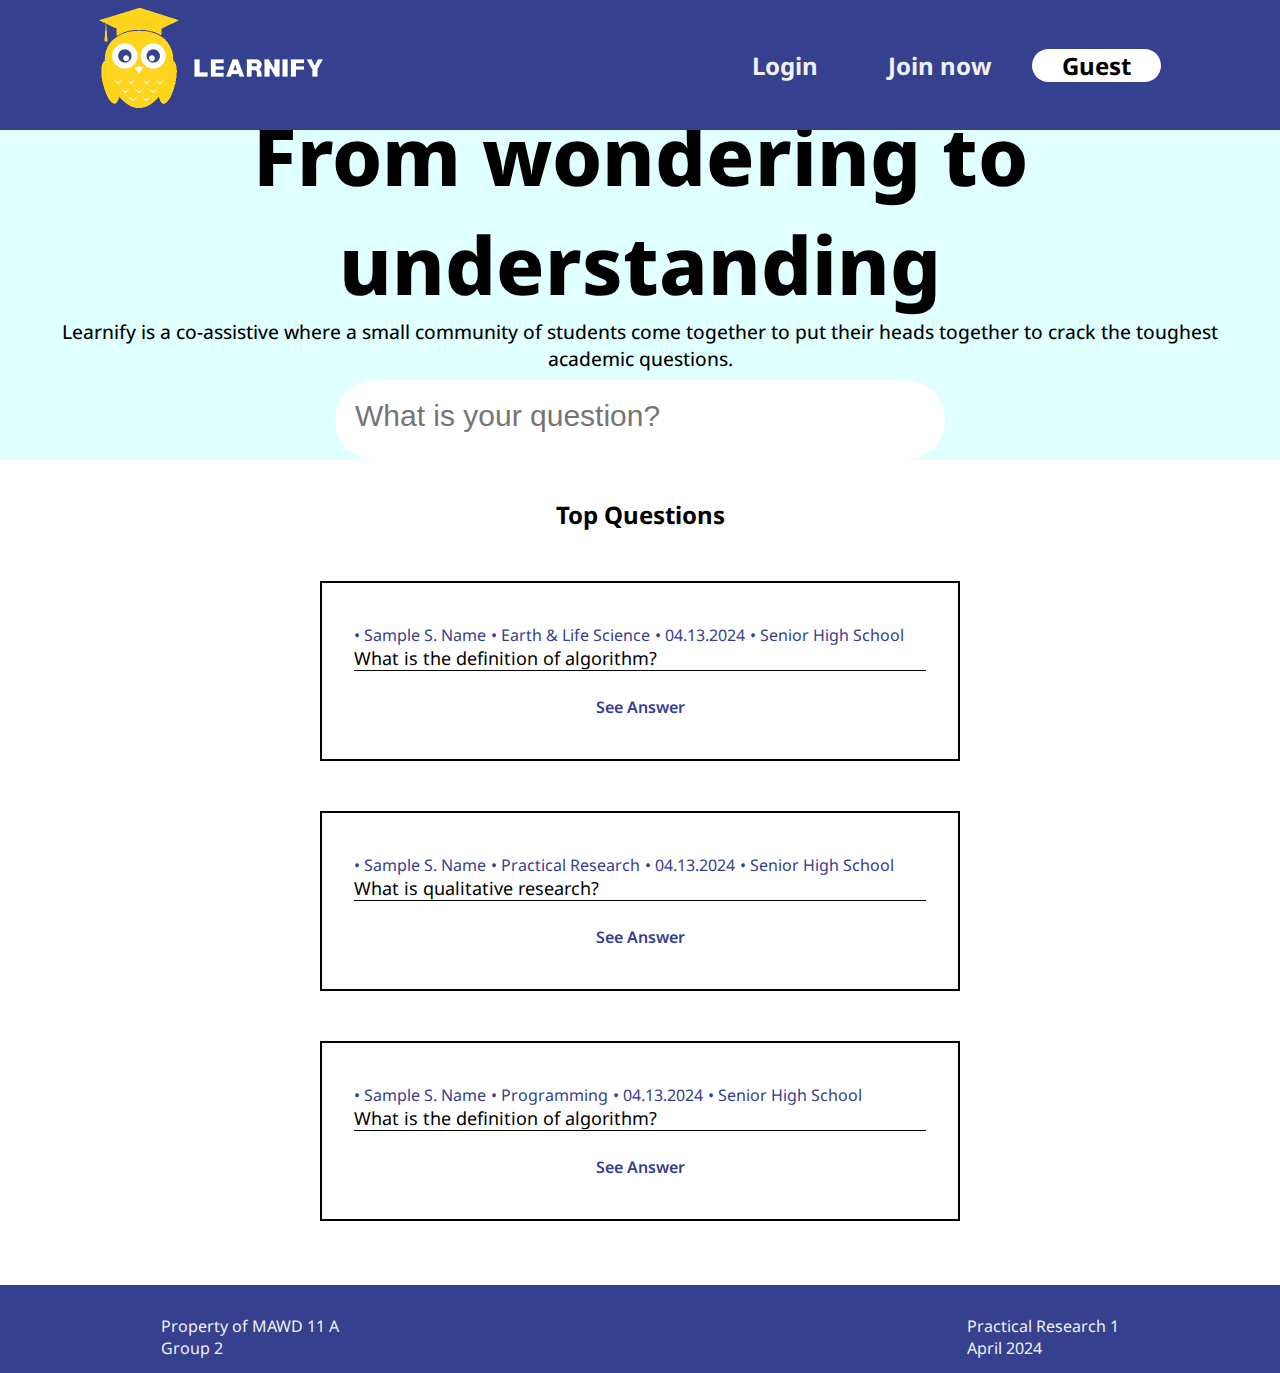
<file: index.html>
<!DOCTYPE html>
<html lang="en">
<head>
  <meta charset="UTF-8" />
  <meta name="viewport" content="width=device-width, initial-scale=1.0" />
  <title>Front Page</title>
  <link rel="stylesheet" href="style.css" />
  <link href="https://cdn.jsdelivr.net/npm/bootstrap@5.0.2/dist/css/bootstrap.min.css" rel="stylesheet"
    integrity="sha384-EVSTQN3/azprG1Anm3QDgpJLIm9Nao0Yz1ztcQTwFspd3yD65VohhpuuCOmLASjC" crossorigin="anonymous" />
  <script src="https://cdn.jsdelivr.net/npm/bootstrap@5.0.2/dist/js/bootstrap.bundle.min.js" integrity="crossorigin="
    anonymous></script>
  <script src="https://cdn.jsdelivr.net/npm/bootstrap@5.0.2/dist/js/bootstrap.min.js"
    integrity="sha384-cVKIPhGWiC2Al4u+LWgxfKTRIcfu0JTxR+EQDz/bgldoEyl4H0zUF0QKbrJ0EcQF"
    crossorigin="anonymous"></script>
  <script src="https://ajax.googleapis.com/ajax/libs/jquery/3.5.1/jquery.min.js"></script>
  <link rel="stylesheet" href="https://use.fontawesome.com/releases/v5.6.3/css/all.css"
    integrity="sha384-UHRtZLI+pbxtHCWp1t77Bi1L4ZtiqrqD80Kn4Z8NTSRyMA2Fd33n5dQ8lWUE00s/" crossorigin="anonymous" />
  <link rel="stylesheet" href="https://cdnjs.cloudflare.com/ajax/libs/font-awesome/6.5.2/css/all.min.css"
    integrity="sha512-SnH5WK+bZxgPHs44uWIX+LLJAJ9/2PkPKZ5QiAj6Ta86w+fsb2TkcmfRyVX3pBnMFcV7oQPJkl9QevSCWr3W6A=="
    crossorigin="anonymous" referrerpolicy="no-referrer" />
</head>
<body>
  <header id="headernav">
    <nav>
      <input type="checkbox" id="check" />
      <label for="check" class="checkbtn">
        <i class="fas fa-bars"></i>
      </label>
      <label id="logo">
        <img id="logos" src="logo.png" />
      </label>
      <div class="links-container">
        <a class="navlink" href="Login Form/login.html">Login</a>
        <a class="navlink" href="Sign Up Form/Signup.html">Join now</a>
        <p class="accstatus">Guest</p>
      </div>
      <div class="links-hider">
        <p class="ask">Can't find your question in the search feature?</p>
        <a id="sidelink" class="ask" href="Randell/posting/post.html">Ask Question</a>
        <p class="ask">Make a question for all to answer!</p>
      </div>
    </nav>
  </header>
  <section class="herosection">
    <div class="h1greet">
      <h1 class="h1main">From wondering to understanding</h1>
      <p class="pmain">Learnify is a co-assistive where a small community of students come together to put their heads together to crack the toughest academic questions.</p>
    </div>
    <div class="box">
      <i class="fa fa-search" aria-hidden="true"></i>
      <input id="searchinput" type="text" name="" placeholder="What is your question?" />
    </div>
  </section>
  <section id="questions">
    <h2>Top Questions</h2>
    <div class="flex-container">
      <div class="questionbreaker">
      <div class="question-about">
        <p class="about user">• Sample S. Name</p>
        <p class="about subject">• Earth & Life Science</h3>
        <p class="about date">• 04.13.2024</p>
        <p class="about level">• Senior High School</p>
      </div>
      <p class="question-paragraph">What is the definition of algorithm?</p>
      </div>
      <div>
        <a href="Randell/repform/index.html" class="answer-paragraph">See Answer</a>
      </div>
    </div>
    <div class="flex-container">
      <div class="questionbreaker">
      <div class="question-about">
        <p class="about user">• Sample S. Name</p>
        <p class="about subject">• Practical Research</h3>
        <p class="about date">• 04.13.2024</p>
        <p class="about level">• Senior High School</p>
      </div>
      <p class="question-paragraph">What is qualitative research?</p>
      </div>
      <div>
        <a href="Randell/repform/index.html" class="answer-paragraph">See Answer</a>
      </div>
    </div>
    <div class="flex-container">
      <div class="questionbreaker">
      <div class="question-about">
        <p class="about user">• Sample S. Name</p>
        <p class="about subject">• Programming</h3>
        <p class="about date">• 04.13.2024</p>
        <p class="about level">• Senior High School</p>
      </div>
      <p class="question-paragraph">What is the definition of algorithm?</p>
      </div>
      <div>
        <a href="Randell/repform/index.html" class="answer-paragraph">See Answer</a>
      </div>
    </div>
  </section>
</body>
<footer class="bottomfooter">
  <p id="group" class="propertytext">Property of MAWD 11 A<br>Group 2</p>
  <p id="subject" class="propertytext">Practical Research 1<br>April 2024</p>
</footer>
</html>
</file>
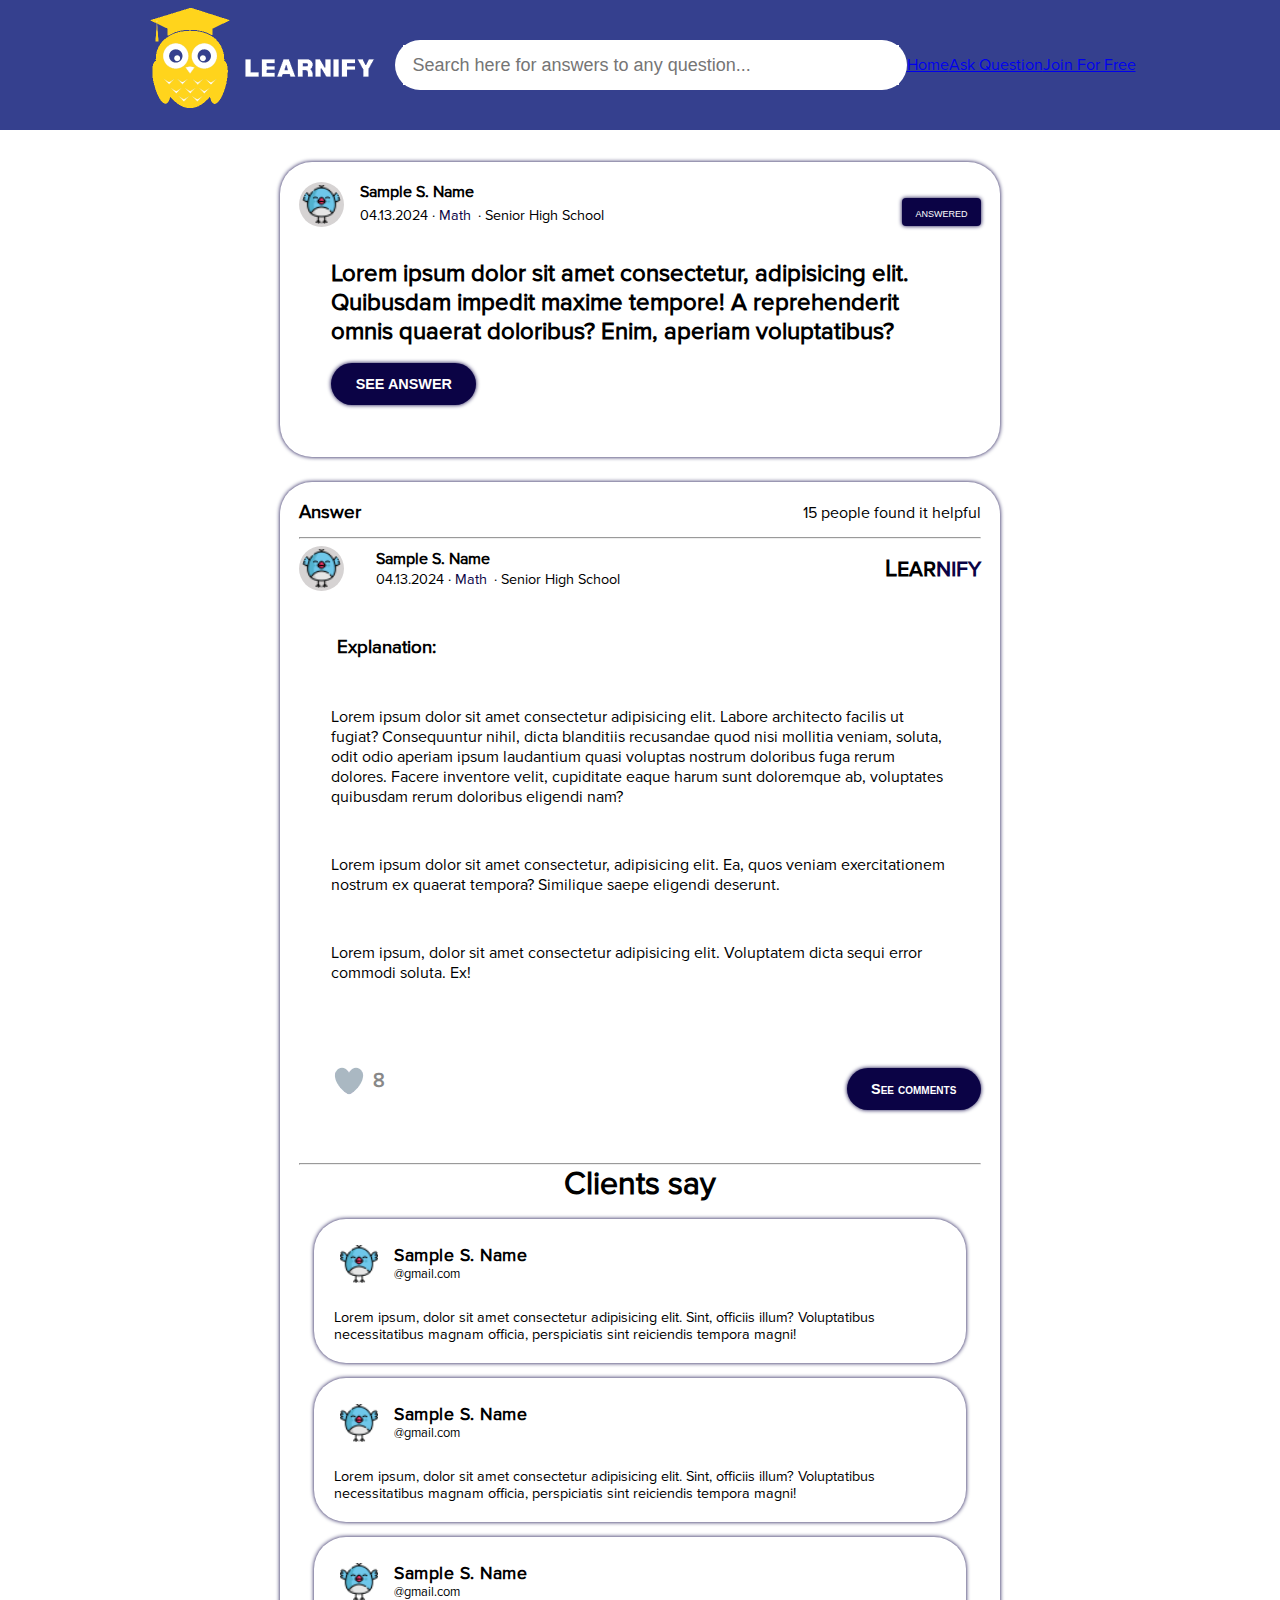
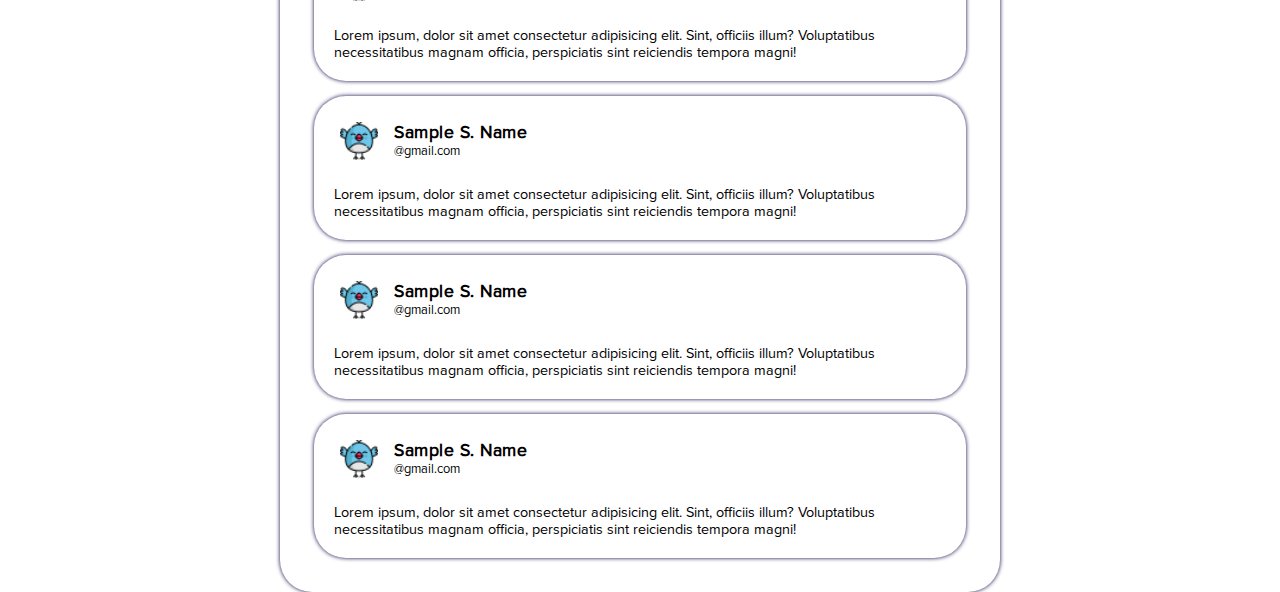
<file: Randell/repform/index.html>
<!DOCTYPE html>
<html lang="en">
<head>
    <meta charset="UTF-8">
    <meta name="viewport" content="width=device-width, initial-scale=1.0">
    <title>Imitation</title>
   <link rel="stylesheet" href="../posting/style.css"/>
   <link rel="stylesheet" href="../repform/responsive.css"/>
   <link rel="stylesheet" href="../repform/layout.css"/>

   <link rel="stylesheet" href="https://cdnjs.cloudflare.com/ajax/libs/font-awesome/6.5.2/css/all.min.css" integrity="sha512-SnH5WK+bZxgPHs44uWIX+LLJAJ9/2PkPKZ5QiAj6Ta86w+fsb2TkcmfRyVX3pBnMFcV7oQPJkl9QevSCWr3W6A==" crossorigin="anonymous" referrerpolicy="no-referrer" />
</head>
<body>
    <!-- Navigation-bar -->
    <nav>
        <label id="logo">
          <img id="logos" src="../IMG//ICONS/logo.png">
        </label>
        <div class="box">
          <i class="fa fa-search" aria-hidden="true"></i>
          <input type="text" name="" placeholder="Search here for answers to any question...">
        </div>
        <div class="links-container">
          <a class="home-link" href="../../index.html">Home</a> <!-- link back to homepage -->
          <a href="../posting/post.html">Ask Question</a> 
          <a href="../../Sign Up Form/Signup.html">Join For Free</a>
        </div>
      </nav>


    <div class="card-container">
        <div class="container-1">
            <div class="profile-header">
                <div class="details">
                    <img class="profile-picture" src="../IMG/ICONS/bird.png"/>
                    <div class="more-details">

                        <p class="user-name">Sample S. Name</p>
                        <span class="date">04.13.2024 · <a class="subject-link" href="#">Math</a>· Senior High School</span>
                    </div>
                    </div>
                    <div class="indicator">
                    <button class="right-button">
                        answered
                    </button>
                </div>
            </div>

            <div class="questions">
                <h2 class="question">
                    Lorem ipsum dolor sit amet consectetur, adipisicing elit. Quibusdam impedit maxime tempore! A reprehenderit omnis quaerat doloribus? Enim, aperiam voluptatibus?
                </h2>
                <button class="view-ans">
                    SEE ANSWER
                </button>
            </div>
        </div>
    </div>

    <!-- Seee answer layout  -->
    <div class="Answer-Box-Container">
        <div class="answer-box">
            <div class="answer-header">
                <h3>Answer</h3>
                <p class="reviews">15 people found it helpful</p>
            </div>
           <hr/>
            <div class="user-profile-container">
                <img class="profile-image" src="../IMG/ICONS/bird.png"/>
                <div class="user-details">  
                    <p class="user-name">Sample S. Name</p>
                        <span class="date">04.13.2024 · <a class="subject-link" href="#">Math</a>· Senior High School</span>
                </div>
                <div class="web-title">
                    <h2>Lear<span class="span-title">nify</span></h2>

                </div>
                
            </div>
            <div class="explanation-container">
                <h3 class="explain">Explanation:</h3>
                <p class="explanation-answer">Lorem ipsum dolor sit amet consectetur adipisicing elit. Labore architecto facilis ut fugiat? Consequuntur nihil, dicta blanditiis recusandae quod nisi mollitia veniam, soluta, odit odio aperiam ipsum laudantium quasi voluptas nostrum doloribus fuga rerum dolores. Facere inventore velit, cupiditate eaque harum sunt doloremque ab, voluptates quibusdam rerum doloribus eligendi nam?</p>
                <p>Lorem ipsum dolor sit amet consectetur, adipisicing elit. Ea, quos veniam exercitationem nostrum ex quaerat tempora? Similique saepe eligendi deserunt.</p>
                <p>Lorem ipsum, dolor sit amet consectetur adipisicing elit. Voluptatem dicta sequi error commodi soluta. Ex!</p>      
            </div>

            <div class="reviews">

                <!-- hearts reaction -->
                <div class="like-button">
                    <div class="heart-bg">
                        <div class="heart-icon"></div>
                    </div>
                <div class="like-amount">8</div>
            </div>
            
            <!-- star reviews -->
            <div class="star-container">
                <span class="fa fa-star fa-2x checked"></span>
                <span class="fa fa-star fa-2x checked"></span>
                <span class="fa fa-star fa-2x checked"></span>
                <span class="fa fa-star fa-2x checked"></span>
                <span class="fa fa-star fa-2x"></span>
            </div>
            <div class="see-more-comments">
                <button class="see-more">See comments</button>
            </div>

        </div>

        <div class="comment-section">
            <div class="comment-container">
                <hr/>
                <section id="testimonials">
                    <div class="testionial-heading">
                        <h1>Clients say</h1>
                    </div>
                    

                    <div class="testimonials-box-container">
                        <div class="testimonials-box">
                            <div class="box-top">
                                <div class="profile">
                                    <div class="testimonial-image">
                                        <img src="../IMG/ICONS/bird.png"/>
                                    </div>
                                    <div class="name-user">
                                        <strong>Sample S. Name</strong>
                                        <span>@gmail.com</span>
                                    </div>
                                </div>
                                <div class="star-reviews">
                                    <i class="fas fa-star"></i>
                                    <i class="fas fa-star"></i>
                                    <i class="fas fa-star"></i>
                                    <i class="fas fa-star"></i>
                                    <i class="fas fa-star"></i>
                                </div>
                            </div>
                            <div class="client-comments">
                                <p>Lorem ipsum, dolor sit amet consectetur adipisicing elit. Sint, officiis illum? Voluptatibus necessitatibus magnam officia, perspiciatis sint reiciendis tempora magni!</p>
                            </div>
                        </div>

                        <!-- second  comment  -->
                        <div class="testimonials-box">
                            <div class="box-top">
                                <div class="profile">
                                    <div class="testimonial-image">
                                        <img src="../IMG/ICONS/bird.png"/>
                                    </div>
                                    <div class="name-user">
                                        <strong>Sample S. Name</strong>
                                        <span>@gmail.com</span>
                                    </div>
                                </div>
                                <div class="star-reviews">
                                    <i class="fas fa-star"></i>
                                    <i class="fas fa-star"></i>
                                    <i class="fas fa-star"></i>
                                    <i class="fas fa-star"></i>
                                    <i class="fas fa-star"></i>
                                </div>
                            </div>
                            <div class="client-comments">
                                <p>Lorem ipsum, dolor sit amet consectetur adipisicing elit. Sint, officiis illum? Voluptatibus necessitatibus magnam officia, perspiciatis sint reiciendis tempora magni!</p>
                            </div>
                        </div>
                        <!-- third comment -->
                        <div class="testimonials-box">
                            <div class="box-top">
                                <div class="profile">
                                    <div class="testimonial-image">
                                        <img src="../IMG/ICONS/bird.png"/>
                                    </div>
                                    <div class="name-user">
                                        <strong>Sample S. Name</strong>
                                        <span>@gmail.com</span>
                                    </div>
                                </div>
                                <div class="star-reviews">
                                    <i class="fas fa-star"></i>
                                    <i class="fas fa-star"></i>
                                    <i class="fas fa-star"></i>
                                    <i class="fas fa-star"></i>
                                    <i class="fas fa-star"></i>
                                </div>
                            </div>
                            <div class="client-comments">
                                <p>Lorem ipsum, dolor sit amet consectetur adipisicing elit. Sint, officiis illum? Voluptatibus necessitatibus magnam officia, perspiciatis sint reiciendis tempora magni!</p>
                            </div>
                        </div>
                        <!-- fourth comment -->
                        <div class="testimonials-box">
                            <div class="box-top">
                                <div class="profile">
                                    <div class="testimonial-image">
                                        <img src="../IMG/ICONS/bird.png"/>
                                    </div>
                                    <div class="name-user">
                                        <strong>Sample S. Name</strong>
                                        <span>@gmail.com</span>
                                    </div>
                                </div>
                                <div class="star-reviews">
                                    <i class="fas fa-star"></i>
                                    <i class="fas fa-star"></i>
                                    <i class="fas fa-star"></i>
                                    <i class="fas fa-star"></i>
                                    <i class="fas fa-star"></i>
                                </div>
                            </div>
                            <div class="client-comments">
                                <p>Lorem ipsum, dolor sit amet consectetur adipisicing elit. Sint, officiis illum? Voluptatibus necessitatibus magnam officia, perspiciatis sint reiciendis tempora magni!</p>
                            </div>
                        </div>
                        <!-- fifth comment  -->
                        <div class="testimonials-box">
                            <div class="box-top">
                                <div class="profile">
                                    <div class="testimonial-image">
                                        <img src="../IMG/ICONS/bird.png"/>
                                    </div>
                                    <div class="name-user">
                                        <strong>Sample S. Name</strong>
                                        <span>@gmail.com</span>
                                    </div>
                                </div>
                                <div class="star-reviews">
                                    <i class="fas fa-star"></i>
                                    <i class="fas fa-star"></i>
                                    <i class="fas fa-star"></i>
                                    <i class="fas fa-star"></i>
                                    <i class="fas fa-star"></i>
                                </div>
                            </div>
                            <div class="client-comments">
                                <p>Lorem ipsum, dolor sit amet consectetur adipisicing elit. Sint, officiis illum? Voluptatibus necessitatibus magnam officia, perspiciatis sint reiciendis tempora magni!</p>
                            </div>
                        </div>
                        <!-- sixth comment -->
                        <div class="testimonials-box">
                            <div class="box-top">
                                <div class="profile">
                                    <div class="testimonial-image">
                                        <img src="../IMG/ICONS/bird.png"/>
                                    </div>
                                    <div class="name-user">
                                        <strong>Sample S. Name</strong>
                                        <span>@gmail.com</span>
                                    </div>
                                </div>
                                <div class="star-reviews">
                                    <i class="fas fa-star"></i>
                                    <i class="fas fa-star"></i>
                                    <i class="fas fa-star"></i>
                                    <i class="fas fa-star"></i>
                                    <i class="fas fa-star"></i>
                                </div>
                            </div>
                            <div class="client-comments">
                                <p>Lorem ipsum, dolor sit amet consectetur adipisicing elit. Sint, officiis illum? Voluptatibus necessitatibus magnam officia, perspiciatis sint reiciendis tempora magni!</p>
                            </div>
                        </div>
                    </div>

                </section>
            </div>
        </div>

        </div>
    </div>

    <script src="main.js"></script>
</body>
</html>
</file>
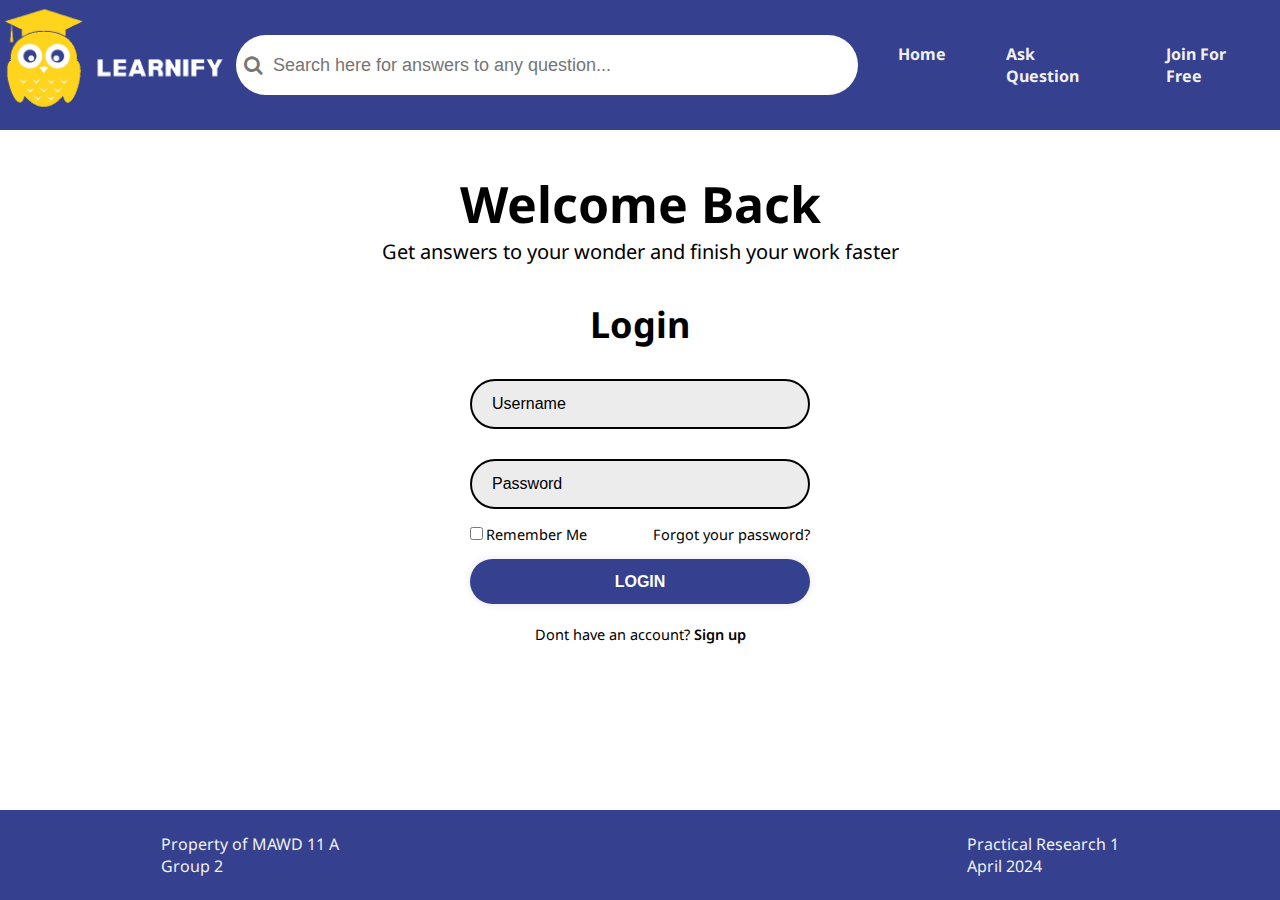
<file: Login Form/login.html>
<!DOCTYPE html>
<html lang="en">
<head>
  <meta charset="UTF-8">
  <meta name="viewport" content="width=device-width, initial-scale=1.0">
  <title>Login</title>
  <link rel="stylesheet" href="style.css">
  <link rel="stylesheet" type="text/css" href="https://stackpath.bootstrapcdn.com/font-awesome/4.7.0/css/font-awesome.min.css">
  <link rel="stylesheet" href="https://use.fontawesome.com/releases/v5.6.3/css/all.css" integrity="sha384-UHRtZLI+pbxtHCWp1t77Bi1L4ZtiqrqD80Kn4Z8NTSRyMA2Fd33n5dQ8lWUE00s/" crossorigin="anonymous">
</head>
<body>
  <nav>
    <input type="checkbox" id="check">
      <label for="check" class="checkbtn">
        <i class='fas fa-bars'></i>
      </label>
    <label id="logo">
      <img id="logos" src="images/logo.png">
    </label>
    <div class="box">
      <i class="fa fa-search" aria-hidden="true"></i>
      <input type="text" name="" placeholder="Search here for answers to any question...">
    </div>
    <div class="links-container">
      <a class="navlink" href="../index.html">Home</a> <!-- link back to homepage -->
      <a class="navlink" href="../Randell/posting/post.html">Ask Question</a> 
      <a class="navlink" href="../Sign Up Form/Signup.html">Join For Free</a>
    </div>
    <ul class="links-hider">
      <li class="listbelow"><a class="hide" href="#pagezero">Home</a></li>
      <li class="listbelow"><a class="hide" href="#pagelast">Ask Question</a></li>
      <li class="listbelow"><a class="hide" href="#refer">Join For Free</a></li>
    </ul>
  </nav>
  <section id="hero">
    <h1 id="herogreet">Welcome Back</h1>
    <p id="heroparagraph">Get answers to your wonder and finish your work faster</p>
    <div class="wrapper">
      <form action="">
        <h1>Login</h1>
        <div class="input-box">
          <input type="text" placeholder="Username" required>
          <i class='bx bxs-user'></i>
        </div>
        <div class="input-box">
          <input type="password" placeholder="Password" required>
          <i class='bx bxs-lock-alt' ></i>
        </div>
        <div class="remember-forgot">
          <label><input type="checkbox">Remember Me</label>
          <a href="#">Forgot your password?</a>
        </div>
        <button type="submit" class="btn">LOGIN</button>
        <div class="register-link">
          <p>Dont have an account? <a href="#">Sign up</a></p>
        </div>
      </form>
    </div>
  </section>
</body>
<footer class="bottomfooter">
  <p id="group" class="propertytext">Property of MAWD 11 A<br>Group 2</p>
  <p id="subject" class="propertytext">Practical Research 1<br>April 2024</p>
</footer>
</html>
</file>
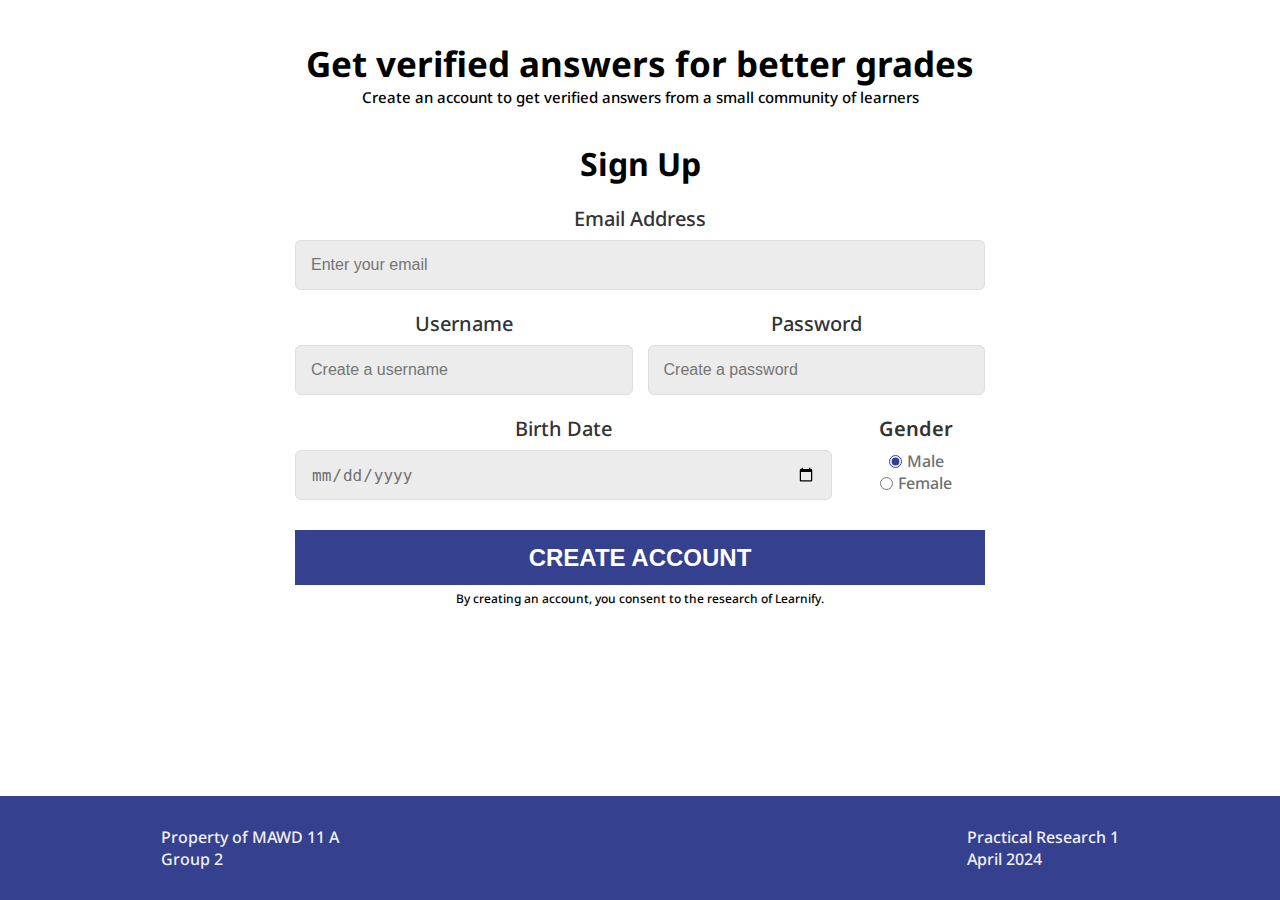
<file: Sign Up Form/Signup.html>
<!DOCTYPE html>
<html lang="en">
<head>
  <meta charset="UTF-8">
  <meta name="viewport" content="width=device-width, initial-scale=1.0">
  <title>Signup</title>
  <link rel="stylesheet" href="style.css">
  <link rel="stylesheet" type="text/css" href="https://stackpath.bootstrapcdn.com/font-awesome/4.7.0/css/font-awesome.min.css">
  <link rel="stylesheet" href="https://cdnjs.cloudflare.com/ajax/libs/font-awesome/5.13.0/css/all.min.css">
</head>
<body>
  <section id="hero">
    <h1 id="welcome">Get verified answers for better grades</h1>
    <p id="heroparagraph">Create an account to get verified answers from a small community of learners</p>
    <header id="reghead">Sign Up</header>
    <form action="#" class="form">
      <div class="input-box">
        <label class="heads">Email Address</label>
        <input type="email" placeholder="Enter your email" required />
      </div>
      <div class="column">
        <div class="input-box">
          <label class="heads">Username</label>
          <input type="text" placeholder="Create a username" required />
        </div>
        <div class="input-box">
          <label class="heads">Password</label>
          <input type="text" placeholder="Create a password" required />
        </div>
      </div>
      <div class="column">
        <div id="birthdateid" class="input-box">
          <label class="heads">Birth Date</label>
          <input type="date" placeholder="Enter birth date" required />
        </div>
        <div class="gender-box">
          <h3 id="gen">Gender</h3>
          <div class="gender-option">
            <div class="gender">
              <input type="radio" id="check-male" name="gender" checked />
              <label for="check-male">Male</label>
            </div>
            <div class="gender">
              <input type="radio" id="check-female" name="gender" />
              <label for="check-female">Female</label>
            </div>
          </div>
        </div>
      </div>
      <button id="create">CREATE ACCOUNT</button>
    </form>
    <p id="consent">By creating an account, you consent to the research of Learnify.</p>
  </section>
</body>
<footer class="bottomfooter">
  <p id="group" class="propertytext">Property of MAWD 11 A<br>Group 2</p>
  <p id="subject" class="propertytext">Practical Research 1<br>April 2024</p>
</footer>
</html>
</file>
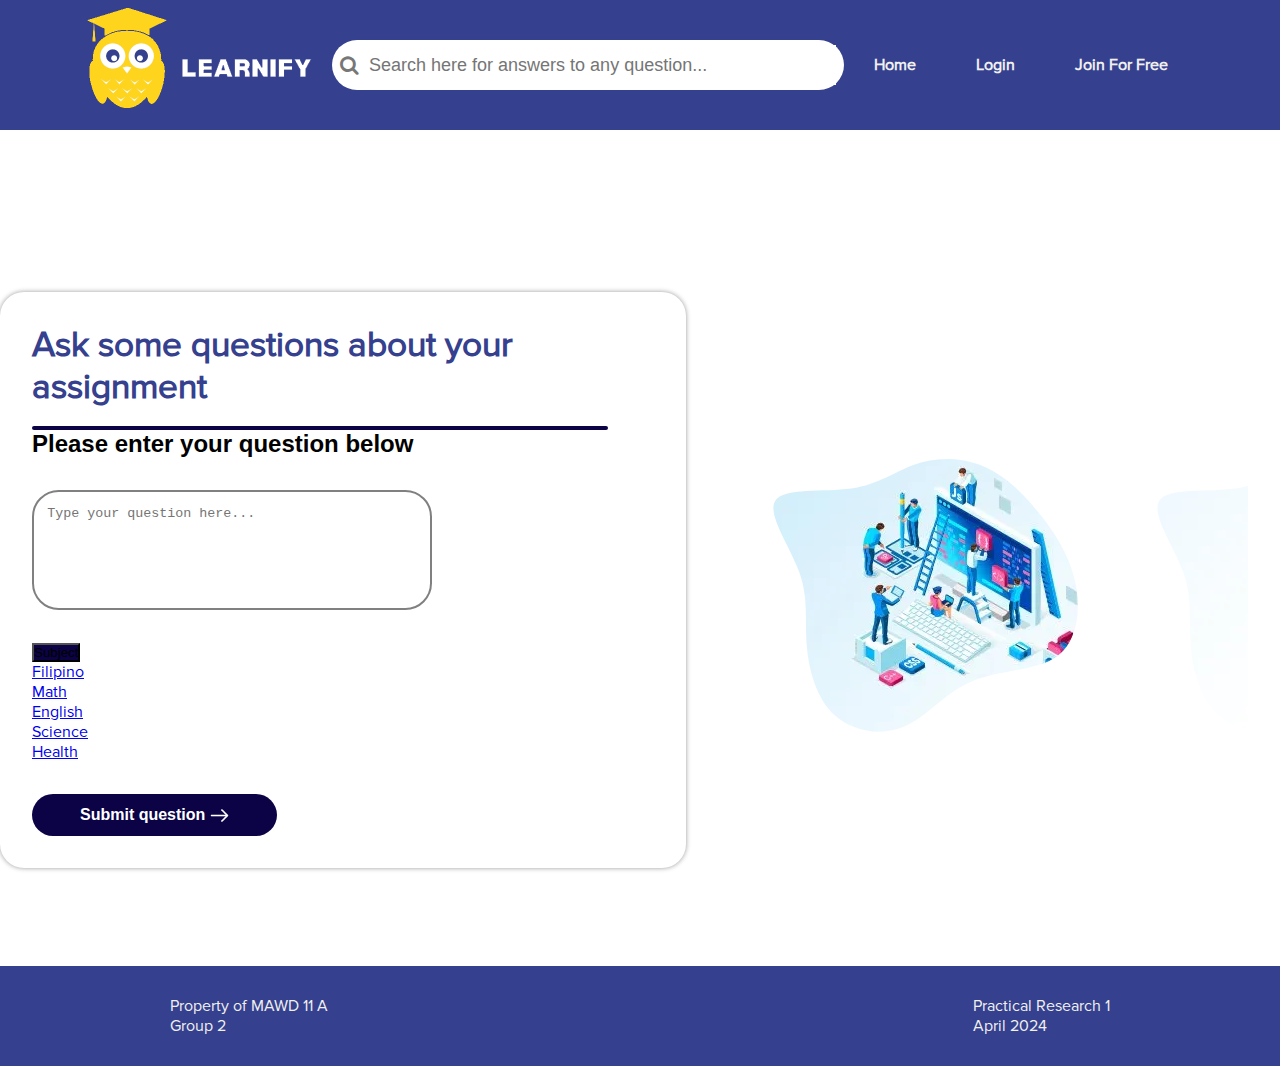
<file: Randell/posting/post.html>
<!doctype html>
<html lang="en">
  <head>
    <!-- Required meta tags -->
    <meta charset="utf-8">
    <meta name="viewport" content="width=device-width, initial-scale=1">

    <!-- Bootstrap CSS -->
    <link href="https://cdn.jsdelivr.net/npm/bootstrap@5.0.2/dist/css/bootstrap.min.css" rel="stylesheet" integrity="sha384-EVSTQN3/azprG1Anm3QDgpJLIm9Nao0Yz1ztcQTwFspd3yD65VohhpuuCOmLASjC" crossorigin="anonymous">
    <link rel="stylesheet" href="../posting/post.css"/>

    <!-- Nav-bar links -->
    <link rel="stylesheet" href="../posting/style.css">
    <link rel="stylesheet" type="text/css" href="https://stackpath.bootstrapcdn.com/font-awesome/4.7.0/css/font-awesome.min.css">
    <title>Posting Page</title>
  </head>
  <body>
    <!-- Navigation Bar -->
    <nav>
        <label id="logo">
          <img id="logos" src="../IMG/ICONS/logo.png">
        </label>
        <div class="box">
          <i class="fa fa-search" aria-hidden="true"></i>
          <input type="text" name="" placeholder="Search here for answers to any question...">
        </div>
        <div class="links-container">
          <a class="navlink" href="../../index.html">Home</a> <!-- link back to homepage -->
          <a class="navlink" href="../../Login Form/login.html">Login</a> 
          <a class="navlink" href="../../Sign Up Form/Signup.html">Join For Free</a>
        </div>
      </nav>

      <!-- Main Content Posting page -->

    <main>
        <div class="container">
            <form action="" class="post-lt">
                <div class="post-title">
                    <h2>Ask some questions about your assignment</h2>
                    <hr/>   
                    <h3>Please enter your question below</h3>
                </div>
                <textarea name="question" placeholder="Type your question here..." class="message_input" required></textarea>

                <div class="dropdown">
                    <button class="btn btn-secondary dropdown-toggle" type="button" id="dropdownMenuButton1" data-bs-toggle="dropdown" aria-expanded="false">
                      Subject
                    </button>
                    <ul class="dropdown-menu" aria-labelledby="dropdownMenuButton1">
                      <li><a class="dropdown-item" href="#">Filipino</a></li>
                      <li><a class="dropdown-item" href="#">Math</a></li>
                      <li><a class="dropdown-item" href="#">English</a></li>
                      <li><a class="dropdown-item" href="#">Science</a></li>
                      <li><a class="dropdown-item" href="#">Health</a></li>
                    </ul>
                  </div>
                <button class="ask_button">Submit question<img class="submit-image" src="../IMG/next.png"></button>
            </form>
            <div class="right_image_container">
                <img class="right_img" src="../IMG/rightImage.webp"/>
            </div>
        </div>
      </main>

    <script src="https://cdn.jsdelivr.net/npm/bootstrap@5.0.2/dist/js/bootstrap.bundle.min.js" integrity="sha384-MrcW6ZMFYlzcLA8Nl+NtUVF0sA7MsXsP1UyJoMp4YLEuNSfAP+JcXn/tWtIaxVXM" crossorigin="anonymous"></script>
  </body>
  <footer class="bottomfooter">
    <p id="group" class="propertytext">Property of MAWD 11 A<br>Group 2</p>
    <p id="subject" class="propertytext">Practical Research 1<br>April 2024</p>
  </footer>
</html>
</file>
<file: style.css>
@import url('https://fonts.googleapis.com/css2?family=Poppins:ital,wght@0,100;0,200;0,300;0,400;0,500;0,600;0,700;0,800;0,900;1,100;1,200;1,300;1,400;1,500;1,600;1,700;1,800;1,900&display=swap');
@import url('https://fonts.googleapis.com/css2?family=Noto+Sans:ital,wght@0,100..900;1,100..900&display=swap');

:root{
  --color-1: #35408E;
  --text-color: #f0f0f0;
}
*{
  margin: 0;
  padding: 0;
  box-sizing: border-box;
}
body {
  padding-top: 100px;
}
html{
  font-size: 12pt;
  font-family: "Noto Sans";
}
nav{
  height: 130px;
  background-color: var(--color-1);
  display: flex;
  justify-content: center;
  align-items: center;
}
#headernav {
  position: fixed;
  width: 100%;
  top: 0px;
  left: 0px;
  display: block;
  color: #eee;
  z-index: 1000;
}
.links-container{
  display: flex;
  flex-direction:row;
  justify-content: space-evenly;
  margin-left: 10%;
}
.accstatus, .navlink {
  font-size: 1.5em;
  font-weight: 700;
  padding: 0 30px;
}
.navlink {
  margin-right: 10px;
}
.accstatus{
  color: black;
  background-color: white;
  border-radius: 50px;
}
nav .navlink{
  height: 100%;
  display: flex;
  align-items: center;
  text-decoration: none;
  color: var(--text-color);
}
#logos {
  width: 50%;
  height: 70%;
  margin-top: 6%;
}
.herosection{
  background-color: #E0FFFF;
  height: 40vh;
  display: flex;
  align-items: center;
  justify-content: center;
  flex-direction: column;
  text-align: center;
  padding: 0px 30px;
}
.h1greet {
  margin-bottom: 0.5em;
}
.h1main {
  font-size: 80px;
  font-weight: 800;
}
.pmain {
  font-weight: 450;
  font-size: 1.2em;
}
.box{
	width: 50%;
	height: 100px;
	background-color: white;
	border-radius: 50px;
	display: flex;
	align-items: center;
  justify-content: center;
	padding: 10px;
}
.box > i {
	font-size: 20px;
	color: #777;
}
.box > input{
	flex: 1;
	height: 100%;
	border: none;
	outline: none;
	font-size: 18px;
	padding-left: 10px;
}
#searchinput::placeholder {
  font-size: 30px;
}
nav .navlink:hover{
  background-color: white;
  color: black;
  border-radius: 50px;
  transition: 0.3s;
}
nav .home-link{
  margin-right: auto;
}
nav svg{
  fill: var(--text-color);
}
.navlogo {
  margin-right: 10px;
}
.checkbtn {
    display: block;
    font-size: 30px;
    color:white;
    float: left;
    margin-left: -5%;
    margin-right: 3%;
    line-height: 100px;
    cursor: pointer;
}
.ask {
  font-weight: 600;
  font-size: 2em;
}
#sidelink {
  background-color: white;
  border-radius: 50px;
  font-size: 1.3em;
  padding: 20px;
  color: black;
  text-decoration: none;
}
.links-hider {
  display: flex;
  align-items: center;
  flex-direction: column;
  justify-content: center;
  position: fixed;
  width: 10%;
  height: 100%;
  background-color: var(--color-1);
  top: 100px;
  left: -100%;
  text-align: center;
  transition: all .5s;
  gap: 50px;
}
.listbelow {
  margin-top: 20%;
}
  #check:checked ~ .links-hider{
  left: 0;
}
#check {
  display:none;
}
#hero {
  display: flex;
  flex-direction: column;
  align-items: center;
  justify-content: center;
  text-align: center;
  margin-top: 40px;
}
#herogreet {
  font-size: 50px;
}
#heroparagraph {
  font-size: 20px;
}
.wrapper{
  margin-top: 5px;
  width: 420px;
  background: transparent;
  color: black;
  border-radius: 12px;
  padding: 30px 40px;
}
.wrapper h1{
  font-size: 36px;
  text-align: center;
}
.wrapper .input-box{
  position: relative;
  width: 100%;
  height: 50px;
  margin: 30px 0;
}
.input-box input{
  width: 100%;
  height: 100%;
  background: transparent;
  border: none;
  outline: none;
  border: 2px solid black;
  border-radius: 40px;
  font-size: 16px;
  color: black;
  padding: 20px 45px 20px 20px;
  background-color: #ECECEC;
}
.input-box input::placeholder{
  color: black;
}
.input-box i{
  position: absolute;
  right: 20px;
  top: 30%;
  transform: translate(-50%);
  font-size: 20px;

}
.wrapper .remember-forgot{
  display: flex;
  justify-content: space-between;
  font-size: 14.5px;
  margin: -15px 0 15px;
}
.remember-forgot label input{
  accent-color: black;
  margin-right: 3px;

}
.remember-forgot a{
  color: black;
  text-decoration: none;

}
.remember-forgot a:hover{
  text-decoration: underline;
}
.wrapper .btn{
  width: 100%;
  height: 45px;
  background: var(--color-1);;
  border: none;
  outline: none;
  border-radius: 40px;
  box-shadow: 0 0 10px rgba(0, 0, 0, .1);
  cursor: pointer;
  font-size: 16px;
  color: white;
  font-weight: 600;
}
.wrapper .register-link{
  font-size: 14.5px;
  text-align: center;
  margin: 20px 0 15px;

}
.register-link p a{
  color: black;
  text-decoration: none;
  font-weight: 600;
}
.register-link p a:hover{
  text-decoration: underline;
}
#questions{
  display: flex;
  justify-content: center;
  align-items: center;
  flex-direction: column;
  gap: 50px;
  margin-top: 3%;
}
.flex-container {
  display: flex;
  width: 50%;
  height: 20vh;
  margin: 0;
  justify-content: center;
  align-items: center;
  border: 2px solid black;
  flex-direction: column;
}
.flex-box {
  width: 300px;
  height: 300px;
  font-size: 21px;
  text-align: center;
  line-height: 100px;
  border-radius: 20px;
  margin-left: 150px;
  border: 8px solid #35408E; 
}
.questionbreaker {
  border-bottom: black solid 1px;
  width: 90%;
}

.question-about {
  display: flex;
  flex-direction: row;
  gap: 5px;
}
.about {
  color: var(--color-1);
  font-size: 16px;
}
.question-paragraph {
  font-size: 18px;
  font-weight: 400;
}
.answer-paragraph {
  display: block;
  margin-top: 25px;
  text-decoration: none;
  color: var(--color-1);
  font-weight: 600;
}
.bottomfooter {
  margin-left: auto;
  margin-right: auto;
  margin-top: 5%;
  width: 50%;
  padding: 30px;
  display: flex;
  justify-content: space-around;
  align-items: center;
  gap: 55%;
  background-color: var(--color-1);
  bottom: 0;
  width: 100%;
}

.propertytext {
  color: var(--text-color);
  display: flex;
  margin-bottom: -1em;
}
#group {
  text-align: left;
}
#subject {
  text-align: left;
}

@media(max-width: 1280px){
  .links-hider {
    width: 15%;
  }
  .bottomfooter {
    gap: 30%;
  }
}

@media(max-width: 1100px){
  #logos{
    width: 45%;
    height: 60%;
    margin-top: 6%;
  }
  .box {
    width: 30%
  }
  nav a {
    font-size: 20px;
  }
}

@media(max-width: 1100px) and (min-width: 610px) {
  #logos{
    width: 45%;
    height: 60%;
    margin-top: 6%;
  }
  .box {
    width: 35%
  }
  nav a {
    font-size: 16px;
  }
}

@media(max-width: 915px){
  nav a {
    font-size: 18px;
  }
  .box {
    width: 25%;
  }
  .box > input{
    width: 25%;
  }
}

@media(max-width: 875px){
  .checkbtn{
    display:block;
    line-height: 70px;
    margin-left: -15%;
    margin-right: 5%;
  }
  .links-hider {
    position: fixed;
    width: 23%;
    height: 100%;
    background-color: var(--color-1);
    top: 100px;
    left: -100%;
    text-align: center;
    transition: all .5s;
    z-index: 1000;
    text-align: center;
  }
  .listbelow {
    margin-top: 20%;
  }
  #check:checked ~ .links-hider{
    left: 0;
  }
  #logos{
    width: 40%;
    height: 60%;
    margin-top: 6%;
    margin-left: 2%;
  }
  .box {
    margin-right: -14%;
    width: 50%;
  }
  .links-container {
    display: none;
  }
}

@media(max-width: 700px){
  nav {
    width: 100%;
  }
  #logos{
    width: 35%;
    height: 35%;
    margin-top: 6%;
    margin-right: -5em;
  }
  .box {
    width: 40%
  }
  .box > input{
    width: 50%;
  }
  .checkbtn{
    display:block;
    line-height: 70px;
    margin-left: -33%;
  }
  .links-hider {
    position: fixed;
    width: 23%;
    height: 100%;
    background-color: var(--color-1);
    top: 100px;
    left: -100%;
    text-align: center;
    transition: all .5s;
  }
  .listbelow {
    margin-top: 20%;
  }
  #check:checked ~ .links-hider{
    left: 0;
  }
}
@media(max-width: 550px){
  nav {
    width: 100%;
  }
  #logos{
    width: 35%;
    height: 35%;
    margin-top: 6%;
    margin-right: -5em;
  }
  .box {
    width: 50%
  }
  .box > input{
    width: 50%;
  }
  .checkbtn{
    display:block;
    line-height: 70px;
    margin-left: -15%;
  }
  .links-hider {
    position: fixed;
    width: 30%;
    height: 100%;
    background-color: var(--color-1);
    top: 100px;
    left: -100%;
    text-align: center;
    transition: all .5s;
  }
  #check:checked ~ .links-hider{
    left: 0;
  }
}
@media(max-width: 440px) {
  nav {
    width: 110%;
  }
  .fas {
    font-size: 20px;
  }
  #logos{
    width: 25%;
    height: 35%;
    margin-top: 6%;
    margin-right: -8em;
  }
  .box {
    width: 40%;
    height: 40%;
  }
  .box > input{
    width: 40%;
    height: 40%;
  }
  .checkbtn{
    display:block;
    line-height: 70px;
    margin-left: -15%;
  }
  .links-hider {
    position: fixed;
    width: 30%;
    height: 100%;
    background-color: var(--color-1);
    top: 100px;
    left: -100%;
    text-align: center;
    transition: all .5s;
  }
  .listbelow {
    margin-top: 20%;
  }
  #check:checked ~ .links-hider{
    left: 0;
  }
}

@media(max-width: 395px) {
  nav {
    width: 110%;
  }
  .fas {
    font-size: 20px;
  }
  #logos{
    width: 25%;
    height: 35%;
    margin-top: 6%;
    margin-right: -8em;
  }
  .box {
    width: 40%;
    height: 40%;
  }
  .box > input{
    width: 40%;
    height: 40%;
  }
  .checkbtn{
    display:block;
    line-height: 70px;
    margin-left: -15%;
  }
  .links-hider {
    position: fixed;
    width: 30%;
    height: 100%;
    background-color: var(--color-1);
    top: 100px;
    left: -100%;
    text-align: center;
    transition: all .5s;
  }
  .listbelow {
    margin-top: 20%;
  }
  #check:checked ~ .links-hider{
    left: 0;
  }
}

@media(max-width: 376px) {
  nav {
    width: 120%;
  }
  .fas {
    font-size: 20px;
  }
  #logos{
    width: 25%;
    height: 35%;
    margin-top: 6%;
    margin-right: -8em;
  }
  .box {
    width: 40%;
    height: 40%;
  }
  .box > input{
    width: 40%;
    height: 40%;
  }
  .checkbtn{
    display:block;
    line-height: 70px;
    margin-left: -30%;
  }
  .links-hider {
    position: fixed;
    width: 30%;
    height: 100%;
    background-color: var(--color-1);
    top: 100px;
    left: -100%;
    text-align: center;
    transition: all .5s;
  }
  .listbelow {
    margin-top: 20%;
  }
  #check:checked ~ .links-hider{
    left: 0;
  }
}

@media(max-width: 285px) {
  nav {
    width: 110%;
  }
  .fas {
    font-size: 20px;
  }
  #logos{
    width: 25%;
    height: 35%;
    margin-top: 6%;
    margin-right: -10em;
  }
  .box {
    width: 40%;
    height: 40%;
  }
  .box > input{
    width: 40%;
    height: 40%;
  }
  .checkbtn{
    display:block;
    line-height: 70px;
    margin-left: -15%;
  }
  .links-hider {
    position: fixed;
    width: 30%;
    height: 100%;
    background-color: var(--color-1);
    top: 100px;
    left: -100%;
    text-align: center;
    transition: all .5s;
  }
  .listbelow {
    margin-top: 20%;
  }
  #check:checked ~ .links-hider{
    left: 0;
  }
}
</file>
<file: Randell/posting/style.css>
@import url('https://fonts.googleapis.com/css2?family=Poppins:ital,wght@0,100;0,200;0,300;0,400;0,500;0,600;0,700;0,800;0,900;1,100;1,200;1,300;1,400;1,500;1,600;1,700;1,800;1,900&display=swap');
@import url('https://fonts.googleapis.com/css2?family=Noto+Sans:ital,wght@0,100..900;1,100..900&display=swap');
:root{
  --color-1: #35408E;
  --text-color: #f0f0f0;
}
*{
  margin: 0;
  padding: 0;
}
html{
  font-size: 12pt;
  font-family: "Noto Sans";
}
nav{
  height: 130px;
  background-color: var(--color-1);
  display: flex;
  justify-content: center;
  align-items: center;
}
.links-container{
  display: flex;
}
.navlink{
  height: 100%;
  padding: 0 20px;
  display: flex;
  align-items: center;
  text-decoration: none;
  color: var(--text-color);
  font-weight: 700;
  margin-left: 10px;
  margin-right: 10px;
  padding: 20px;
}
#logos {
  width: 50%;
  height: 70%;
  margin-top: 6%;
}
.box{
	width: 50%;
	height: 50px;
	background-color: white;
	border-radius: 30px;
	display: flex;
	align-items: center;
	padding: 8px;
  margin-left: -250px;
}

.box > i {
	font-size: 20px;
	color: #777;
}

.box > input{
	flex: 1;
	height: 40px;
	border: none;
	outline: none;
	font-size: 18px;
	padding-left: 10px;
}
nav .navlink:hover{
  background-color: white;
  color: black;
  border-radius: 50px;
  transition: 0.3s;
}
nav .home-link{
  margin-right: auto;
}
nav svg{
  fill: var(--text-color);
}
.bottomfooter {
  margin-left: auto;
  margin-right: auto;
  margin-top: -5%;
  padding: 30px;
  display: flex;
  justify-content: space-around;
  align-items: center;
  gap: 55%;
  background-color: var(--color-1);
  bottom: 0;
  width: 100%;
}

.propertytext {
  color: var(--text-color);
  display: flex;
}
#group {
  text-align: left;
}
#subject {
  text-align: left;
}

@media(max-width: 1280px){
  .links-hider {
    width: 15%;
  }
  .bottomfooter {
    gap: 30%;
  }
}

@media (max-width: 1280px) {
  .box {
      width: 40%;
  }
}

@media(max-width: 450px){
  nav a{
    box-sizing: border-box;
    height: auto;
    width: 100%;
    padding: 20px 30px;
    justify-content: flex-start;
  }
}
</file>
<file: Randell/repform/responsive.css>
*{
    margin: 0;
    padding: 0;
    box-sizing: border-box;
}
@font-face {
    font-family: "Proxima-nova";
    src: url(../font/Mark\ Simonson\ \ Proxima\ Nova\ Regular.otf);
}
body{
    font-family: "Proxima-nova";
    height: 100vh;
}

.card-container {
    max-width: 45em;
    height: 18em; /* Changed to auto for dynamic height */
    margin: 2em auto; /*Center the container*/
}
.container-1{
    min-height: 100%;
    min-width: 100%;
    padding: 1.2em;
    border-radius:2em ;
    box-shadow: 0 0 4px #0b0345;
}

.profile-header {
    display: flex;
    justify-content: space-between;
    align-items: center;
    margin-bottom: 1em; 
}

.profile-header .details {
    display: flex;
    align-items: center;
}
.more-details{
    display: block;
    margin-right: 1em;
    line-height: 23px;
}
.more-details p{
    font-weight: 600;
}

.profile-header .details img.profile-picture {
    width: 45px;
    height: 45px; 
    margin-right: 1em; 
    border: #0b0345 transparent 1px;
    background-color: #d6d3d3;  
    border-radius: 25px;
    padding: 3px;
}

.date {
    font-size: 0.9em; 
}

.subject-link {
    text-decoration: none;
    color: #0b0345;
    margin-right: 0.5em; /* Added margin for spacing */
    transition: text-decoration .2s ease-in;
}

.subject-link:hover{
    text-decoration: underline;
}

.indicator {
    margin-top: 1em; /* Added margin for spacing */
}

.right-button {
    background-color: #0b0345; /* Changed button color */
    color: #fff; /* Changed button text color */
    border: none;
    padding: 0.5em 1em; /* Added padding for better appearance */
    border-radius: 4px; /* Added border radius for rounded corners */
    cursor: pointer;    
    transition: all .1s ease;
    box-shadow: 0 0 4px #0b0345;
    font-variant: small-caps;
}

/* Question design */
.questions{
    margin:  2em;
}

/* button */
.view-ans{
    margin-top: 1.2em;
    padding: .9em 1.7em;
    border-radius: 2em;
    background-color: #0b0345;
    font-variant: small-caps;
    color: white;
    font-size: .9em;
    outline: none;
    font-weight: bold;
    border: none;
    box-shadow: 0 0 4px #0b0345;
    transition: background-color 0.3s, color 0.3s, box-shadow 0.3s;
}

.view-ans:hover {
    background-color: #fff; 
    color: #0b0345; 
    box-shadow: 0 0 8px #0b0345;
}


.view-ans:active {
    background-color: #d6d3d3;
    color: #0b0345;
    box-shadow: 0 0 4px #0b0345; 
    transform: scale(0.95);
}

/* Box answer */
</file>
<file: Randell/repform/layout.css>
.Answer-Box-Container{
    height: 40em;
    max-width: 45em;
    margin: 2em auto;
}
.web-title{
    font-variant: small-caps;
}
.span-title{
    color: #0b0345;
}

.answer-box{
    box-shadow: 0 0 4px #0b0345;
    min-height: 100%;
    min-width: 100%;
    border-radius: 2em;
    padding: 1.2em;
}
.answer-box hr{
    height: 1px;
    background-color: #0b0345;
    width: 100% + 1.2em;
    margin: 0;    
}
.answer-header{
    display: flex;
    justify-content: space-between;
    align-items: center;
    margin-bottom: .8em;
}

.user-profile-container{
    display: flex;
    align-items: center;
}
.user-profile-container .user-details {
    flex: 1; /*Get all the available space and pushes the learnify*/
    margin: .6em 1em; 
    
}

/* User details */
.user-name {
    font-weight: 600;
    font-size: 16px;
}
.profile-image{
    width: 45px;
    height: 45px; 
    margin-right: 1em; 
    border: #0b0345 transparent 1px;
    background-color: #d6d3d3;  
    border-radius: 25px;
    padding: 3px;
}

.explanation-container h3{
    margin: 2em 0  0 2em;
}
/* answer container */
.explanation-container p {
    margin: 3em 2em;
}

@media screen and (max-width: 430px){
    .star-reviews i{
        font-size: 10px;
    }
}
@media screen and (max-width:675px){
    .card-container,
    .Answer-Box-Container{
        height: auto;
    }
}

/*review container */
.reviews{
    display: flex;
    align-items: center;
    justify-content: space-between;
}

/* HEART BUTTON */
.like-button .heart-icon{

    height: 100px;
    width: 100px;
    background: url("../IMG/ICONS/heart.png");
    background-position: left;
    cursor: pointer;
    position: absolute;
}

.like-button .heart-icon.liked{
    animation: like-animation 0.7s steps(28) forwards;
}

.like-buton, .star-container{
    flex: 1;
    display: flex;
    align-items: center;
    margin: 0 .8em;
}
@keyframes like-animation{
    to{
        background-position: right;

    }
}

.like-button .heart-bg{
    background-color: rgba(225, 192, 200, 0);
    border-radius: 50%;
    height: 70px;
    width: 70px;
    display: flex;
    align-items: center;
}

.like-button{
    display: flex;
    align-items: center;
}
.like-button .like-amount{
    font-size: 20px;
    color: #888;
    font-weight: 900;
    margin-left: 4px;
}
/* star container */
.star-container{
    width: 100px;
    height: 100px;
    font-size:10px;
}

/* checked stars */
.checked{
    color: orange;
}

/* see more button */
.see-more-comments button{
    margin-top: 1.2em;
    padding: .9em 1.7em;
    border-radius: 2em;
    background-color: #0b0345;
    font-variant: small-caps;
    color: white;
    font-size: .9em;
    outline: none;
    font-weight: bold;
    border: none;
    box-shadow: 0 0 4px #0b0345;
    transition: background-color 0.3s, color 0.3s, box-shadow 0.3s;
}
.see-more-comments button:hover{
    background-color: #fff; 
    color: #0b0345; 
    box-shadow: 0 0 8px #0b0345;
}

.see-more-comments button:active{
    background-color: #d6d3d3;
    color: #0b0345;
    box-shadow: 0 0 4px #0b0345; 
    transform: scale(0.95);
}

/* comment section */

.comment-container{
    margin-top: 2em;
}

#testimonials{
    display: flex;
    justify-content: center;
    align-items: center;
    flex-direction: column;
    width: 100%;
}

.testimonial-heading{
    letter-spacing: 1px;
    margin: 30px 0;
    padding: 10px 20px;
    display: flex;
    flex-direction: column;
    justify-content: center;
    align-items: center;
}

.testimonial-heading h2{
    font-size: 2.2rem;
    font-weight: 500;
    background-color: #0b0345;
    color: white;
    padding: 10px 20px;
}

.testimonial-box-container{
    display: flex;
    justify-content: space-between;
    align-items: center;
    flex-wrap: wrap;
    min-width: 100%;
}

.testimonials-box{
    max-width: 700px;
    background-color: #ffff;
    box-shadow: 0 0 4px #0b0345;
    border-radius: 2em;
    padding: 20px;
    margin: 15px;
    cursor: pointer;
}
.testimonial-image{
    width: 50px;
    height: 50px;
    border-radius: 50%;
    overflow: hidden;
    margin-right: 10px;
}

.testimonial-image img{

    width: 100%;
    height: 100%;
    object-fit: cover;
    object-position: center;
    padding: 6px;
}
.profile{
    display: flex;
    align-items: center;
}
.name-user{
    display: flex;
    flex-direction: column;
}
.name-user strong{
    color: black;
    font-size: 1.1rem;
    letter-spacing: 0.5px;
}

.name-user span{
    color: black;
    font-size: 0.8rem;
}
.star-reviews{
    color: orange;
}

.box-top{
    display: flex;
    justify-content: space-between;
    align-items: center;
    margin-bottom: 20px;
}

.client-comments p{
    font-size: 0.9rem;
    color: black;
}
</file>
<file: Login Form/style.css>
@import url('https://fonts.googleapis.com/css2?family=Poppins:ital,wght@0,100;0,200;0,300;0,400;0,500;0,600;0,700;0,800;0,900;1,100;1,200;1,300;1,400;1,500;1,600;1,700;1,800;1,900&display=swap');
@import url('https://fonts.googleapis.com/css2?family=Noto+Sans:ital,wght@0,100..900;1,100..900&display=swap');
:root{
  --color-1: #35408E;
  --text-color: #f0f0f0;
}
*{
  margin: 0;
  padding: 0;
  box-sizing: border-box;
}

html{
  font-size: 12pt;
  font-family: "Noto Sans";
}
nav{
  height: 130px;
  background-color: var(--color-1);
  display: flex;
  justify-content: center;
  align-items: center;
}
.links-container{
  display: flex;
}
.navlink {
  height: 100%;
  padding: 0 20px;
  display: flex;
  align-items: center;
  text-decoration: none;
  color: var(--text-color);
  font-weight: 700;
  margin-left: 20px;
  padding: 20px;
}
#logos {
  width: 50%;
  height: 70%;
  margin-top: 6%;
}
.box{
	width: 50%;
	height: 60px;
	background-color: white;
	border-radius: 30px;
	display: flex;
	align-items: center;
	padding: 8px;
  margin-left: -250px;
}
.box > i {
	font-size: 20px;
	color: #777;
}
.box > input{
	flex: 1;
	height: 40px;
	border: none;
	outline: none;
	font-size: 18px;
	padding-left: 10px;
}
nav .navlink:hover{
  background-color: white;
  color: black;
  border-radius: 50px;
  transition: 0.3s;
}
nav .home-link{
  margin-right: auto;
}
nav svg{
  fill: var(--text-color);
}
.checkbtn {
  display: none;
  font-size: 30px;
  color:white;
  float: left;
  margin-left: 40px;
  line-height: 100px;
  cursor: pointer;
}
#check {
  display:none;
}
#hero {
  display: flex;
  flex-direction: column;
  align-items: center;
  justify-content: center;
  text-align: center;
  margin-top: 40px;
}
#herogreet {
  font-size: 50px;
}
#heroparagraph {
  font-size: 20px;
}
.wrapper{
  margin-top: 5px;
  width: 420px;
  background: transparent;
  color: black;
  border-radius: 12px;
  padding: 30px 40px;
}
.wrapper h1{
  font-size: 36px;
  text-align: center;
}
.wrapper .input-box{
  position: relative;
  width: 100%;
  height: 50px;
  margin: 30px 0;
}
.input-box input{
  width: 100%;
  height: 100%;
  background: transparent;
  border: none;
  outline: none;
  border: 2px solid black;
  border-radius: 40px;
  font-size: 16px;
  color: black;
  padding: 20px 45px 20px 20px;
  background-color: #ECECEC;
}
.input-box input::placeholder{
  color: black;
}
.input-box i{
  position: absolute;
  right: 20px;
  top: 30%;
  transform: translate(-50%);
  font-size: 20px;

}
.wrapper .remember-forgot{
  display: flex;
  justify-content: space-between;
  font-size: 14.5px;
  margin: -15px 0 15px;
}
.remember-forgot label input{
  accent-color: black;
  margin-right: 3px;

}
.remember-forgot a{
  color: black;
  text-decoration: none;

}
.remember-forgot a:hover{
  text-decoration: underline;
}
.wrapper .btn{
  width: 100%;
  height: 45px;
  background: var(--color-1);;
  border: none;
  outline: none;
  border-radius: 40px;
  box-shadow: 0 0 10px rgba(0, 0, 0, .1);
  cursor: pointer;
  font-size: 16px;
  color: white;
  font-weight: 600;
}
.wrapper .register-link{
  font-size: 14.5px;
  text-align: center;
  margin: 20px 0 15px;

}
.register-link p a{
  color: black;
  text-decoration: none;
  font-weight: 600;
}
.register-link p a:hover{
  text-decoration: underline;
}
.bottomfooter {
  margin-left: auto;
  margin-right: auto;
  width: 50%;
  padding: 30px;
  height: 10%;
  display: flex;
  justify-content: space-around;
  align-items: center;
  gap: 55%;
  background-color: var(--color-1);
  position: absolute;
  bottom: 0;
  width: 100%;
}

.propertytext {
  color: var(--text-color);
  display: flex;
}
#group {
  text-align: left;
}
#subject {
  text-align: left;
}

@media(max-width: 1280px){
  .links-hider {
    width: 15%;
  }
  .bottomfooter {
    gap: 30%;
  }
}

@media(max-width: 1100px){
  #logos{
    width: 45%;
    height: 60%;
    margin-top: 6%;
  }
  #hero {
    display: flex;
    flex-direction: column;
    align-items: center;
    justify-content: center;
    text-align: center;
    margin-top: 40px;
  }
  #herogreet {
    font-size: 60px;
  }
  #heroparagraph {
    font-size: 25px;
  }
  .wrapper{
    width: 700px;
  }
  .wrapper h1{
    font-size: 56px;
  }
  .input-box input{
    font-size: 26px;
  }
  .input-box input::placeholder{
    color: black;
  }
  .wrapper .remember-forgot{
    font-size: 25.5px;
  }
  .wrapper .btn{
    font-size: 26px;
  }
  .wrapper .register-link{
    font-size: 26.5px;
  }
  .box {
    width: 30%
  }
  nav a {
    font-size: 20px;
  }
}

@media(max-width: 1100px) and (min-width: 610px) {
  #logos{
    width: 45%;
    height: 60%;
    margin-top: 6%;
  }
  #hero {
    display: flex;
    flex-direction: column;
    align-items: center;
    justify-content: center;
    text-align: center;
    margin-top: 40px;
  }
  #herogreet {
    font-size: 40px;
  }
  #heroparagraph {
    font-size: 20px;
  }
  .wrapper{
    width: 600px;
  }
  .wrapper h1{
    font-size: 36px;
  }
  .input-box input{
    font-size: 16px;
  }
  .input-box input::placeholder{
    color: black;
  }
  .wrapper .remember-forgot{
    font-size: 20.5px;
  }
  .wrapper .btn{
    font-size: 20px;
  }
  .wrapper .register-link{
    font-size: 16.5px;
  }
  .box {
    width: 35%
  }
  nav a {
    font-size: 16px;
  }
}

@media(max-width: 915px){
  nav a {
    font-size: 18px;
  }
  .box {
    width: 25%;
  }
  .box > input{
    width: 25%;
  }
}

@media(min-width: 875px) {
  .links-hider {
    display: none;
  }
}

@media(max-width: 875px){
  .checkbtn{
    display:block;
    line-height: 70px;
    margin-left: -15%;
    margin-right: 5%;
  }
  .links-hider {
    position: fixed;
    width: 23%;
    height: 100%;
    background-color: var(--color-1);
    top: 100px;
    left: -100%;
    text-align: center;
    transition: all .5s;
    z-index: 1000;
    text-align: center;
  }
  .listbelow {
    margin-top: 20%;
  }
  #check:checked ~ .links-hider{
    left: 0;
  }
  #logos{
    width: 40%;
    height: 60%;
    margin-top: 6%;
    margin-left: 2%;
  }
  .box {
    margin-right: -14%;
    width: 50%;
  }
  .links-container {
    display: none;
  }
  #hero {
    display: flex;
    flex-direction: column;
    align-items: center;
    justify-content: center;
    text-align: center;
    margin-top: 40px;
  }
  #herogreet {
    font-size: 30px;
  }
  #heroparagraph {
    font-size: 20px;
  }
  .wrapper{
    width: 700px;
  }
  .wrapper h1{
    font-size: 56px;
  }
  .input-box input{
    font-size: 23px;
  }
  .input-box input::placeholder{
    color: black;
  }
  .wrapper .remember-forgot{
    font-size: 20.5px;
  }
  .wrapper .btn{
    font-size: 26px;
  }
  .wrapper .register-link{
    font-size: 20.5px;
  }
}

@media(max-width: 700px){
  nav {
    width: 100%;
  }
  #logos{
    width: 35%;
    height: 35%;
    margin-top: 6%;
    margin-right: -5em;
  }
  .box {
    width: 40%
  }
  .box > input{
    width: 50%;
  }
  .checkbtn{
    display:block;
    line-height: 70px;
    margin-left: -33%;
  }
  .links-hider {
    position: fixed;
    width: 23%;
    height: 100%;
    background-color: var(--color-1);
    top: 100px;
    left: -100%;
    text-align: center;
    transition: all .5s;
  }
  .listbelow {
    margin-top: 20%;
  }
  #check:checked ~ .links-hider{
    left: 0;
  }
  #hero {
    display: flex;
    flex-direction: column;
    align-items: center;
    justify-content: center;
    text-align: center;
    margin-top: 40px;
  }
  #herogreet {
    font-size: 20px;
  }
  #heroparagraph {
    font-size: 20px;
  }
  .wrapper{
    width: 700px;
  }
  .wrapper h1{
    font-size: 56px;
  }
  .input-box input{
    font-size: 23px;
  }
  .input-box input::placeholder{
    color: black;
  }
  .wrapper .remember-forgot{
    font-size: 20.5px;
  }
  .wrapper .btn{
    font-size: 26px;
  }
  .wrapper .register-link{
    font-size: 20.5px;
  }
}
@media(max-width: 550px){
  nav {
    width: 100%;
  }
  #logos{
    width: 35%;
    height: 35%;
    margin-top: 6%;
    margin-right: -5em;
  }
  .box {
    width: 50%
  }
  .box > input{
    width: 50%;
  }
  .checkbtn{
    display:block;
    line-height: 70px;
    margin-left: -15%;
  }
  .links-hider {
    position: fixed;
    width: 30%;
    height: 100%;
    background-color: var(--color-1);
    top: 100px;
    left: -100%;
    text-align: center;
    transition: all .5s;
  }
  .listbelow {
    margin-top: 20%;
  }
  #check:checked ~ .links-hider{
    left: 0;
  }
  #hero {
    display: flex;
    flex-direction: column;
    align-items: center;
    justify-content: center;
    text-align: center;
    margin-top: 40px;
  }
  #herogreet {
    font-size: 40px;
  }
  #heroparagraph {
    font-size: 16px;
  }
  .wrapper{
    width: 500px;
  }
  .wrapper h1{
    font-size: 36px;
  }
  .input-box {
    width: 50%;
  }
  .input-box input{
    font-size: 16px;
  }
  .input-box input::placeholder{
    color: black;
  }
  .wrapper .remember-forgot{
    font-size: 20.5px;
  }
  .wrapper .btn{
    font-size: 26px;
  }
  .wrapper .register-link{
    font-size: 20.5px;
  }
}
@media(max-width: 440px) {
  nav {
    width: 110%;
  }
  .fas {
    font-size: 20px;
  }
  #logos{
    width: 25%;
    height: 35%;
    margin-top: 6%;
    margin-right: -8em;
  }
  .box {
    width: 40%;
    height: 40%;
  }
  .box > input{
    width: 40%;
    height: 40%;
  }
  .checkbtn{
    display:block;
    line-height: 70px;
    margin-left: -15%;
  }
  .links-hider {
    position: fixed;
    width: 30%;
    height: 100%;
    background-color: var(--color-1);
    top: 100px;
    left: -100%;
    text-align: center;
    transition: all .5s;
  }
  .listbelow {
    margin-top: 20%;
  }
  #check:checked ~ .links-hider{
    left: 0;
  }
  #hero {
    display: flex;
    flex-direction: column;
    align-items: center;
    justify-content: center;
    text-align: center;
    margin-top: 40px;
    width: 90%;
    margin-left: .5em;
  }
  #herogreet {
    font-size: 30px;
  }
  #heroparagraph {
    font-size: 14px;
  }
  .wrapper{
    width: 100%;
  }
  .wrapper h1{
    font-size: 36px;
  }
  .input-box {
    width: 50%;
  }
  .input-box input{
    font-size: 16px;
  }
  .input-box input::placeholder{
    color: black;
  }
  .wrapper .remember-forgot{
    font-size: 13.5px;
  }
  .wrapper .btn{
    font-size: 16px;
  }
  .wrapper .register-link{
    font-size: 16.5px;
  }
}

@media(max-width: 395px) {
  nav {
    width: 110%;
  }
  .fas {
    font-size: 20px;
  }
  #logos{
    width: 25%;
    height: 35%;
    margin-top: 6%;
    margin-right: -8em;
  }
  .box {
    width: 40%;
    height: 40%;
  }
  .box > input{
    width: 40%;
    height: 40%;
  }
  .checkbtn{
    display:block;
    line-height: 70px;
    margin-left: -15%;
  }
  .links-hider {
    position: fixed;
    width: 30%;
    height: 100%;
    background-color: var(--color-1);
    top: 100px;
    left: -100%;
    text-align: center;
    transition: all .5s;
  }
  .listbelow {
    margin-top: 20%;
  }
  #check:checked ~ .links-hider{
    left: 0;
  }
  #hero {
    display: flex;
    flex-direction: column;
    align-items: center;
    justify-content: center;
    text-align: center;
    margin-top: 40px;
    margin-left: 1em;
  }
  #herogreet {
    font-size: 40px;
  }
  #heroparagraph {
    font-size: 16px;
  }
  .wrapper{
    width: 400px;
  }
  .wrapper h1{
    font-size: 36px;
  }
  .input-box {
    width: 50%;
  }
  .input-box input{
    font-size: 16px;
  }
  .input-box input::placeholder{
    color: black;
  }
  .wrapper .remember-forgot{
    font-size: 13.5px;
  }
  .wrapper .btn{
    font-size: 26px;
  }
  .wrapper .register-link{
    font-size: 16.5px;
  }
}

@media(max-width: 376px) {
  nav {
    width: 120%;
  }
  .fas {
    font-size: 20px;
  }
  #logos{
    width: 25%;
    height: 35%;
    margin-top: 6%;
    margin-right: -8em;
  }
  .box {
    width: 40%;
    height: 40%;
  }
  .box > input{
    width: 40%;
    height: 40%;
  }
  .checkbtn{
    display:block;
    line-height: 70px;
    margin-left: -30%;
  }
  .links-hider {
    position: fixed;
    width: 30%;
    height: 100%;
    background-color: var(--color-1);
    top: 100px;
    left: -100%;
    text-align: center;
    transition: all .5s;
  }
  .listbelow {
    margin-top: 20%;
  }
  #check:checked ~ .links-hider{
    left: 0;
  }
  #hero {
    display: flex;
    flex-direction: column;
    align-items: center;
    justify-content: center;
    text-align: center;
    margin-top: 40px;
  }
  #herogreet {
    font-size: 40px;
  }
  #heroparagraph {
    font-size: 16px;
  }
  .wrapper{
    width: 350px;
  }
  .wrapper h1{
    font-size: 36px;
  }
  .input-box {
    width: 50%;
  }
  .input-box input{
    font-size: 16px;
  }
  .input-box input::placeholder{
    color: black;
  }
  .wrapper .remember-forgot{
    font-size: 13.5px;
  }
  .wrapper .btn{
    font-size: 26px;
  }
  .wrapper .register-link{
    font-size: 15.5px;
  }
}

@media(max-width: 285px) {
  nav {
    width: 110%;
  }
  .fas {
    font-size: 20px;
  }
  #logos{
    width: 25%;
    height: 35%;
    margin-top: 6%;
    margin-right: -10em;
  }
  .box {
    width: 40%;
    height: 40%;
  }
  .box > input{
    width: 40%;
    height: 40%;
  }
  .checkbtn{
    display:block;
    line-height: 70px;
    margin-left: -15%;
  }
  .links-hider {
    position: fixed;
    width: 30%;
    height: 100%;
    background-color: var(--color-1);
    top: 100px;
    left: -100%;
    text-align: center;
    transition: all .5s;
  }
  .listbelow {
    margin-top: 20%;
  }
  #check:checked ~ .links-hider{
    left: 0;
  }
  #hero {
    display: flex;
    flex-direction: column;
    align-items: center;
    justify-content: center;
    text-align: center;
    margin-top: 40px;
    margin-left: 1em;
  }
  #herogreet {
    font-size: 40px;
  }
  #heroparagraph {
    font-size: 16px;
  }
  .wrapper{
    width: 250px;
  }
  .wrapper h1{
    font-size: 25px;
  }
  .input-box {
    width: 70%;
  }
  .input-box input{
    font-size: 16px;
  }
  .input-box input::placeholder{
    color: black;
  }
  .wrapper .remember-forgot{
    font-size: 10.5px;
  }
  .wrapper .btn{
    font-size: 26px;
  }
  .wrapper .register-link{
    font-size: 16.5px;
  }
}
</file>
<file: Sign Up Form/style.css>
@import url('https://fonts.googleapis.com/css2?family=Poppins:ital,wght@0,100;0,200;0,300;0,400;0,500;0,600;0,700;0,800;0,900;1,100;1,200;1,300;1,400;1,500;1,600;1,700;1,800;1,900&display=swap');
@import url('https://fonts.googleapis.com/css2?family=Noto+Sans:ital,wght@0,100..900;1,100..900&display=swap');
:root{
  --color-1: #35408E;
  --text-color: #f0f0f0;
}
*{
  margin: 0;
  padding: 0;
  box-sizing: border-box;
}

html{
  font-size: 12pt;
  font-family: "Noto Sans";
  font-weight: 500;
}
.box{
	width: 950px;
	height: 60px;
	background-color: white;
	border-radius: 30px;
	display: flex;
	align-items: center;
	padding: 8px;
  margin-left: -250px;
}

.box > i {
	font-size: 20px;
	color: #777;
}

.box > input{
	flex: 1;
	height: 40px;
	border: none;
	outline: none;
	font-size: 18px;
	padding-left: 10px;
}
nav a:hover{
  background-color: var(--accent-color);
}
nav .home-link{
  margin-right: auto;
}
nav svg{
  fill: var(--text-color);
}
#hero {
  display: flex;
  flex-direction: column;
  align-items: center;
  justify-content: center;
  text-align: center;
  margin-top: 40px;
}
#welcome {
  font-size: 35px;
}
#reghead {
  margin-top: 35px;
  font-size: 2rem;
  font-weight: 700;
}
#heroparagraph {
  font-size: 15px;
}
.heads {
  font-weight: 500;
  font-size: 20px;
}
#gen {
  font-size: 20px;
  font-weight: 600;
}
.container {
  position: relative;
  max-width: 700px;
  width: 100%;
  background: #fff;
  padding: 25px;
  border-radius: 8px;
  box-shadow: 0 0 15px rgba(0, 0, 0, 0.1);
}
.container header {
  font-size: 1.5rem;
  color: #333;
  font-weight: 500;
  text-align: center;
}
.container .form {
  margin-top: 30px;
}
.form .input-box {
  width: 100%;
  margin-top: 20px;
}
.input-box label {
  color: #333;
}
.form :where(.input-box input, .select-box) {
  position: relative;
  height: 50px;
  width: 100%;
  outline: none;
  font-size: 1rem;
  color: #707070;
  margin-top: 8px;
  border: 1px solid #ddd;
  border-radius: 6px;
  padding: 0 15px;
  background-color: #ECECEC;
}
.input-box input:focus {
  box-shadow: 0 1px 0 rgba(0, 0, 0, 0.1);
}
.form .column {
  display: flex;
  column-gap: 15px;
}
.form .gender-box {
  margin-top: 20px;
}
.gender-box h3 {
  color: #333;
  font-size: 1rem;
  font-weight: 400;
  margin-bottom: 8px;
}
.form :where(.gender-option, .gender) {
  display: flex;
  align-items: center;
  justify-content: center;
  column-gap: 50px;
  flex-wrap: wrap;
}
.form .gender {
  column-gap: 5px;
}
.gender input {
  accent-color: var(--color-1);
}
.form :where(.gender input, .gender label) {
  cursor: pointer;
}
.gender label {
  color: #707070;
}
.address :where(input, .select-box) {
  margin-top: 15px;
}
.select-box select {
  height: 100%;
  width: 100%;
  outline: none;
  border: none;
  color: #707070;
  font-size: 1rem;
}
.form button {
  height: 55px;
  width: 100%;
  color: #fff;
  font-size: 1.5rem;
  font-weight: 600;
  margin-top: 30px;
  border: none;
  cursor: pointer;
  transition: all 0.2s ease;
  background: var(--color-1);
}
.form button:hover {
  background: var(--color-1);
}
#consent {
  font-size: 12px;
  margin-top: 5px;
}
.bottomfooter {
  margin-left: auto;
  margin-right: auto;
  margin-top: 5%;
  width: 50%;
  padding: 30px;
  display: flex;
  justify-content: space-around;
  align-items: center;
  gap: 55%;
  background-color: var(--color-1);
  bottom: 0;
  width: 100%;
  position: absolute;
}

.propertytext {
  color: var(--text-color);
  display: flex;
}
#group {
  text-align: left;
}
#subject {
  text-align: left;
}

@media(max-width: 1280px){
  .links-hider {
    width: 15%;
  }
  .bottomfooter {
    gap: 30%;
  }
}

@media screen and (max-width: 500px) {
  .form .column {
    flex-wrap: wrap;
  }
  .form :where(.gender-option, .gender) {
    row-gap: 15px;
  }
}

@media(max-width: 700px){
  body {
    width: 80%;
    height: 80%;
    margin: auto;
  }
}

@media(max-width: 500px){
  .form .gender-box {
    margin: auto;
  }
  #birthdateid {
    margin-bottom: 20px;
  }
}

@media(max-width: 300px){
  #create {
    font-size: 16px;
  }
}
</file>
<file: Randell/posting/post.css>
*{
    margin: 0;
    padding: 0;
    box-sizing: border-box;
}
@font-face {
    font-family: "Proxima-nova";
    src: url(../font/Mark\ Simonson\ \ Proxima\ Nova\ Regular.otf);
}
body{
    font-family: "Proxima-nova";
}

.container{
    min-height: 100vh;
    width: 100vw;
    display: flex;
    align-items: center;
    justify-content: center;
}

.post-lt{
    display: flex;
    flex-direction: column;
    align-items: start;
    gap: 2em;
    padding: 2em;
    border-radius: 1.5em;
    box-shadow: 0 0 5px rgba(0, 0, 0, 0.4);
}

.post-title h2{
    font-weight: 600;
    font-size: 2.2em;
    color: #35408E;
    margin-bottom:.5em ;
}

.post-title h3{
    font-size: 1.5em;
    font-family: 'Segoe UI', Tahoma, Geneva, Verdana, sans-serif;
}
.post-title hr{
    max-width: 36em;
    border: none;
    border-radius: 2em;
    height: .3em;
    background-color: #0b0345;

}

.message_input{
    min-width: 30em;
    min-height: 9em;
    outline:none;
    padding: 0 0 0 1em;
    border-radius: 2em;
    padding-top: 1em;
    resize: none;
    border: gray solid 2px;
    transition: border-color .1s ease-in-out;
}

.message_input:focus{
    border-color: #35408E;
}
/* Dropdown menu design */

.btn{
    background-color: #0b0345 !important;
    transition: 0.2s ease-in-out;
}
.btn:hover{
    box-shadow: 0 0 4px #0b0345;
    
}
/* Menu */
.dropdown-menu{
    min-width: 20em;
    max-height: 200px;
    overflow-y  : scroll;
}

/* Buttons */
.ask_button{
    display: flex;
    align-items: center;
    padding: .7em 3em;
    border-radius: 2em;
    gap: .3em;
    cursor: pointer;
    background-color: #0b0345;
    color: white;
    font-weight: 600;
    font-size: 1em;
    outline: none;
    border: none;
    transition: scale .2s ease-in;
}

.ask_button:focus{
    border: solid 1px #0b0345;
    transform: scale(1);
    box-shadow: 0 0 4px #0b0345;

}

.submit-image {
    filter: brightness(0) invert(1);    
    height: 1.2em;
}

.right_image_container{
    margin: 2em;
}
.right_image_container img{   
    -webkit-mask-image: url([data-uri]);
}

@media screen and (max-width: 739px) {
    .container{
        min-width: 100%;
    }
    .message_input{
        width: 100px;
    }
}



@media screen and (max-width: 890px){
    .container {
        margin-top: 2em;
        display: block;
        width: 80%; /* Adjust the width as needed for smaller screens */
    }

    .post-lt {
        padding: 1em;
    }
    .right_image_container{
        text-align: center;
    }
}

@media screen and (max-width: 1065px){
    .container {
        width: 100%; 
    }

    .post-lt {
        padding: 1em;
        margin-left: 15%;
    }


    .right_image_container{
        text-align: center;
    }
    .message_input{
        min-width: 20em;
    }
    
}

@media screen and (max-width: 1240px){
    .message_input {
        min-width: 30em; 
        min-height: 7em;
    }
}
</file>
